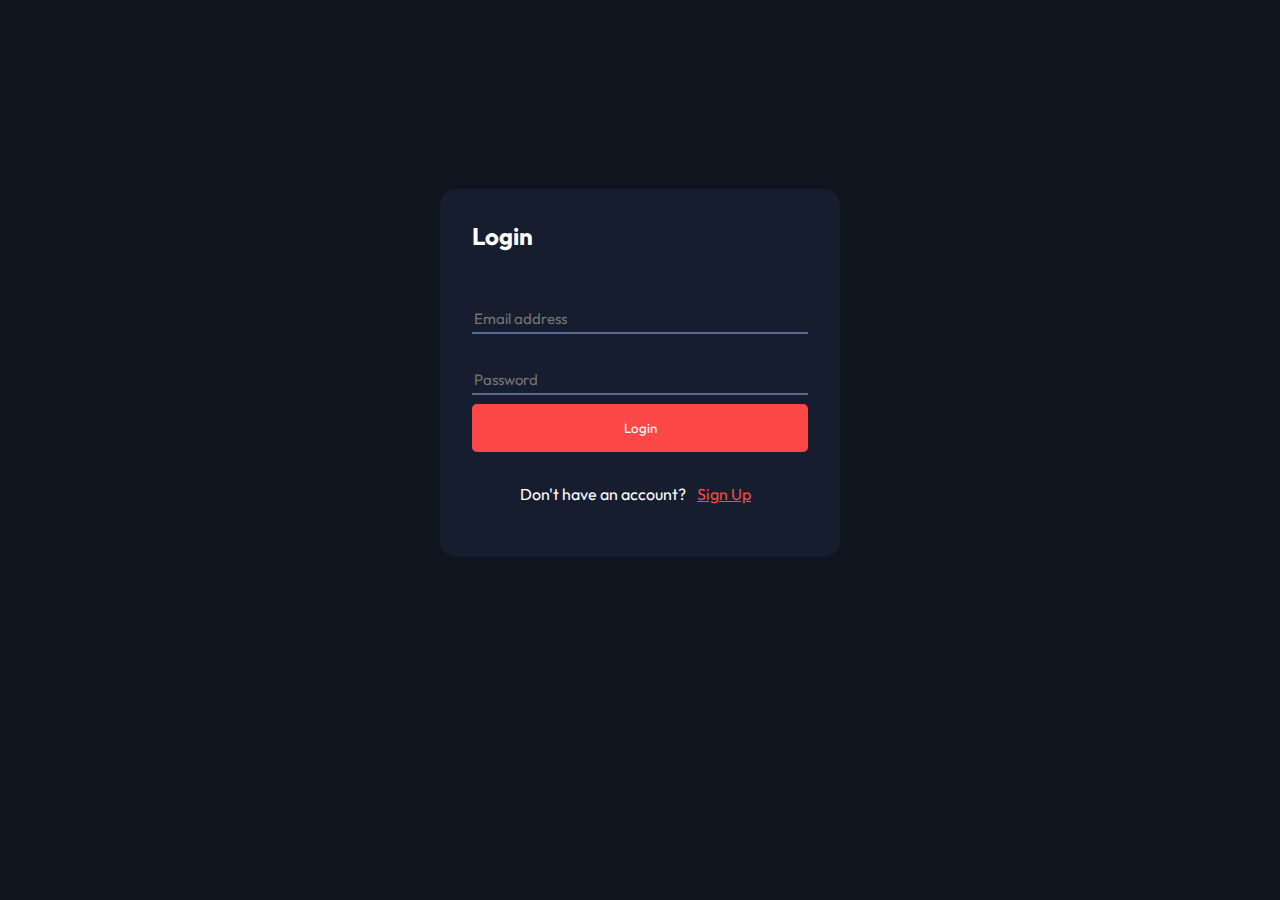
<file: src/index.html>
<!DOCTYPE html>
<html lang="en">
  <head>
    <meta charset="UTF-8" />
    <meta http-equiv="X-UA-Compatible" content="IE=edge" />
    <meta name="viewport" content="width=device-width, initial-scale=1.0" />
    <title>Login Form</title>
    <link rel="stylesheet" href="style.css" />
    <link rel="stylesheet" href="liteMode.css" />
    <link rel="icon" type="image/png" sizes="32x32" href="assets/favicon-32x32.png"/>
  </head>

  <body>
    <div class="switch-mode">
      <div class="light-dark"></div>
    </div>

    <div class="container">
      <form id="form2-login" class="login-form">
        <h2>Login</h2>
        <div class="input-control">
          <input
            id="email"
            name="email"
            type="text"
            placeholder="Email address"
          />
          <div class="errorMessage"></div>
        </div>

        <div class="input-control">
          <input
            id="password"
            name="password"
            type="password"
            placeholder="Password"
          />
          <div class="errorNessage"></div>
        </div>

        <button type="submit">Login</button>

        <div class="text">
          <p>Don't have an account? <a href="signup.html">Sign Up</a></p>
        </div>
      </form>
    </div>

    <script src="https://smtpjs.com/v3/smtp.js"></script>
    <script src="login.js"></script>
  </body>
</html>
</file>
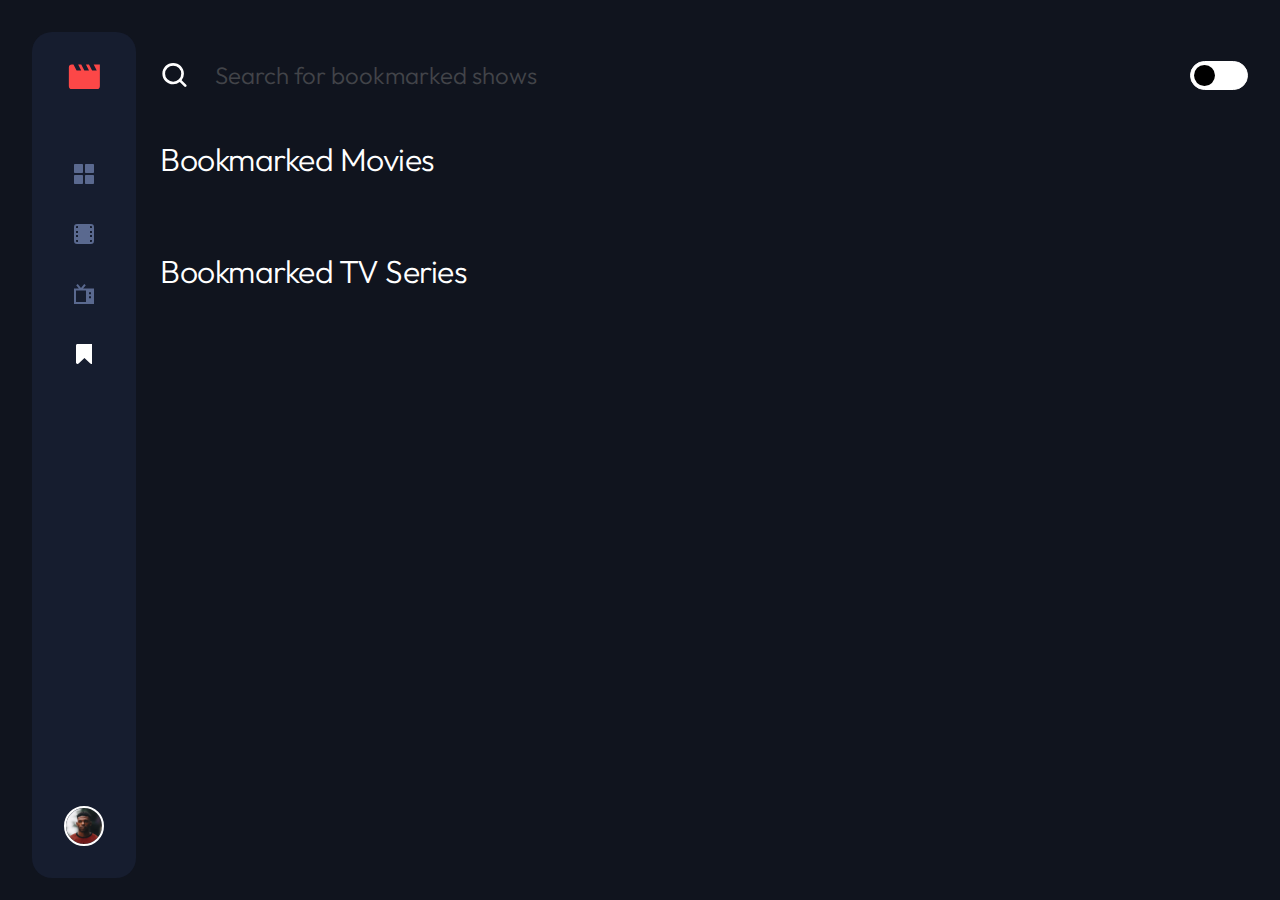
<file: src/bookmarked.html>
<!DOCTYPE html>
<html lang="en">
  <head>
    <meta charset="UTF-8" />
    <meta name="viewport" content="width=device-width, initial-scale=1.0" />

    <link
      rel="icon"
      type="image/png"
      sizes="32x32"
      href="./assets/favicon-32x32.png"
    />
    <link rel="stylesheet" href="nav.css" />
    <link rel="stylesheet" href="index.css" />
    <link rel="stylesheet" href="searchbar.css" />
    <link rel="stylesheet" href="lightMode.css" />
    <link rel="stylesheet" href="modal.css">
    <!-- <script src="protectedRoute.js"></script> -->

    <title>Entertainment web app</title>
  </head>
  <body>
    
      <nav>
        <div class="logo"></div>
        <div class="links">
          <a class="home" href="home.html"></a>
          <a class="movies" href="movies.html"></a>
          <a class="tv-series" href="series.html"></a>
          <a class="bookmarks" href="bookmarked.html"></a>
        </div>
        <div class="user-avatar">
          <a href="index.html"></a>
        </div>
      </nav>

      <!-- Search bar and light mode toggle icon -->
        <header>
          <form>
            <div class="search-icon"></div>
            <input type="search" placeholder="Search for bookmarked shows" />
              <div class="switch-mode">
                <div class="light-dark"></div>
              </div>
          </form>
        </header>

        <!-- Bookmarks -->
        <section>
        <div class="movies-section">
          <h1>Bookmarked Movies</h1>
          <div class="container" id="bookmarked-movies"></div>
        </div>

        <div class="series-section">
          <h1>Bookmarked TV Series</h1>
          <div class="container" id="bookmarked-series"></div>
        </div>
      </section>
      
    <div class="logoutModal">
      <div class="content">
        <div class="question">Are you sure you want to sign out?</div>
      <div class="opt one">Cancel</div>
      <a href="index.html" class="opt two">Sign out</a>
      </div>
    </div>
    
    <script>
    </script>
    <!-- <script src="searchbar.js"></script> -->
    <script src="BookmarkPage.js"></script>
    <script src="globalEvents.js"></script>
    <script src="bookmarked.js"></script>
    <script src="searchbar.js"></script>
    <script src="lightMode.js"></script>
    <script src="searchbar.js"></script>
    <!-- <script src="protectedRoute.js"></script> -->
  </body>
</html>
</file>
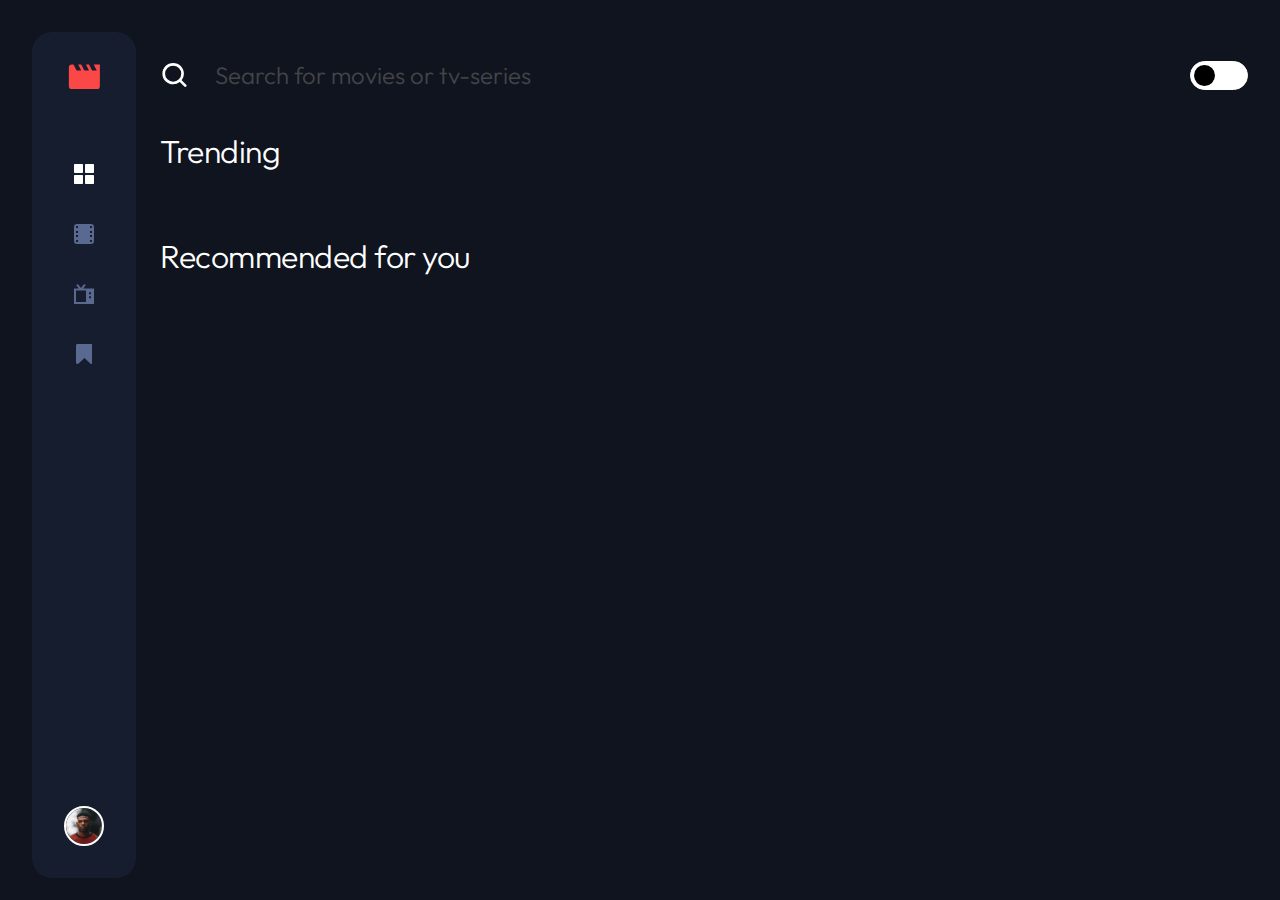
<file: src/home.html>
<!DOCTYPE html>
<html lang="en">
  <head>
    <meta charset="UTF-8" />
    <meta name="viewport" content="width=device-width, initial-scale=1.0" />

    <link
      rel="icon"
      type="image/png"
      sizes="32x32"
      href="./assets/favicon-32x32.png"
    />
    <link rel="stylesheet" href="nav.css" />
    <link rel="stylesheet" href="index.css" />
    <link rel="stylesheet" href="trending.css">
    <link rel="stylesheet" href="searchbar.css" />
    <link rel="stylesheet" href="lightMode.css" />
    <link rel="stylesheet" href="modal.css" />
    <title></title>
  </head>
      <nav>
        <div class="logo"></div>
        <div class="links">
          <a class="home" href="home.html"></a>
          <a class="movies" href="movies.html"></a>
          <a class="tv-series" href="series.html"></a>
          <a class="bookmarks" href="bookmarked.html"></a>
        </div>
        <div class="user-avatar"></div>
      </nav>

    <header>
      <!-- Search bar and toggle icon for light mode -->
      <form class="search_form">
        <div class="search-icon"></div>
        <input type="search" placeholder="Search for movies or tv-series" />
        <div class="switch-mode">
          <div class="light-dark"></div>
        </div>
      </form>

      <!-- Trending Shows -->
      <div class="trending">
        <h1>Trending</h1>
        <div class="trending-items"></div>
    </div>
    </header>

    <!-- Regular Shows -->
      <section>
        <div class="options-container">
        <h1>Recommended for you</h1>
        <div class="container" id="all-items">
        </div>
      </div>
      </section>
    <div class="logoutModal">
      <div class="content">
        <div class="question">Are you sure you want to sign out?</div>
        <div class="opt one">Cancel</div>
        <a href="index.html" class="opt two">Sign out</a>
      </div>
    </div>
    <script src="storage.js"></script>
    <script src="index.js"></script>
    <script src="globalEvents.js"></script>
    <script src="lightMode.js"></script>
    <script src="bookmarked.js"></script>
    <script src="searchbar.js"></script>
  </body>
</html>
</file>
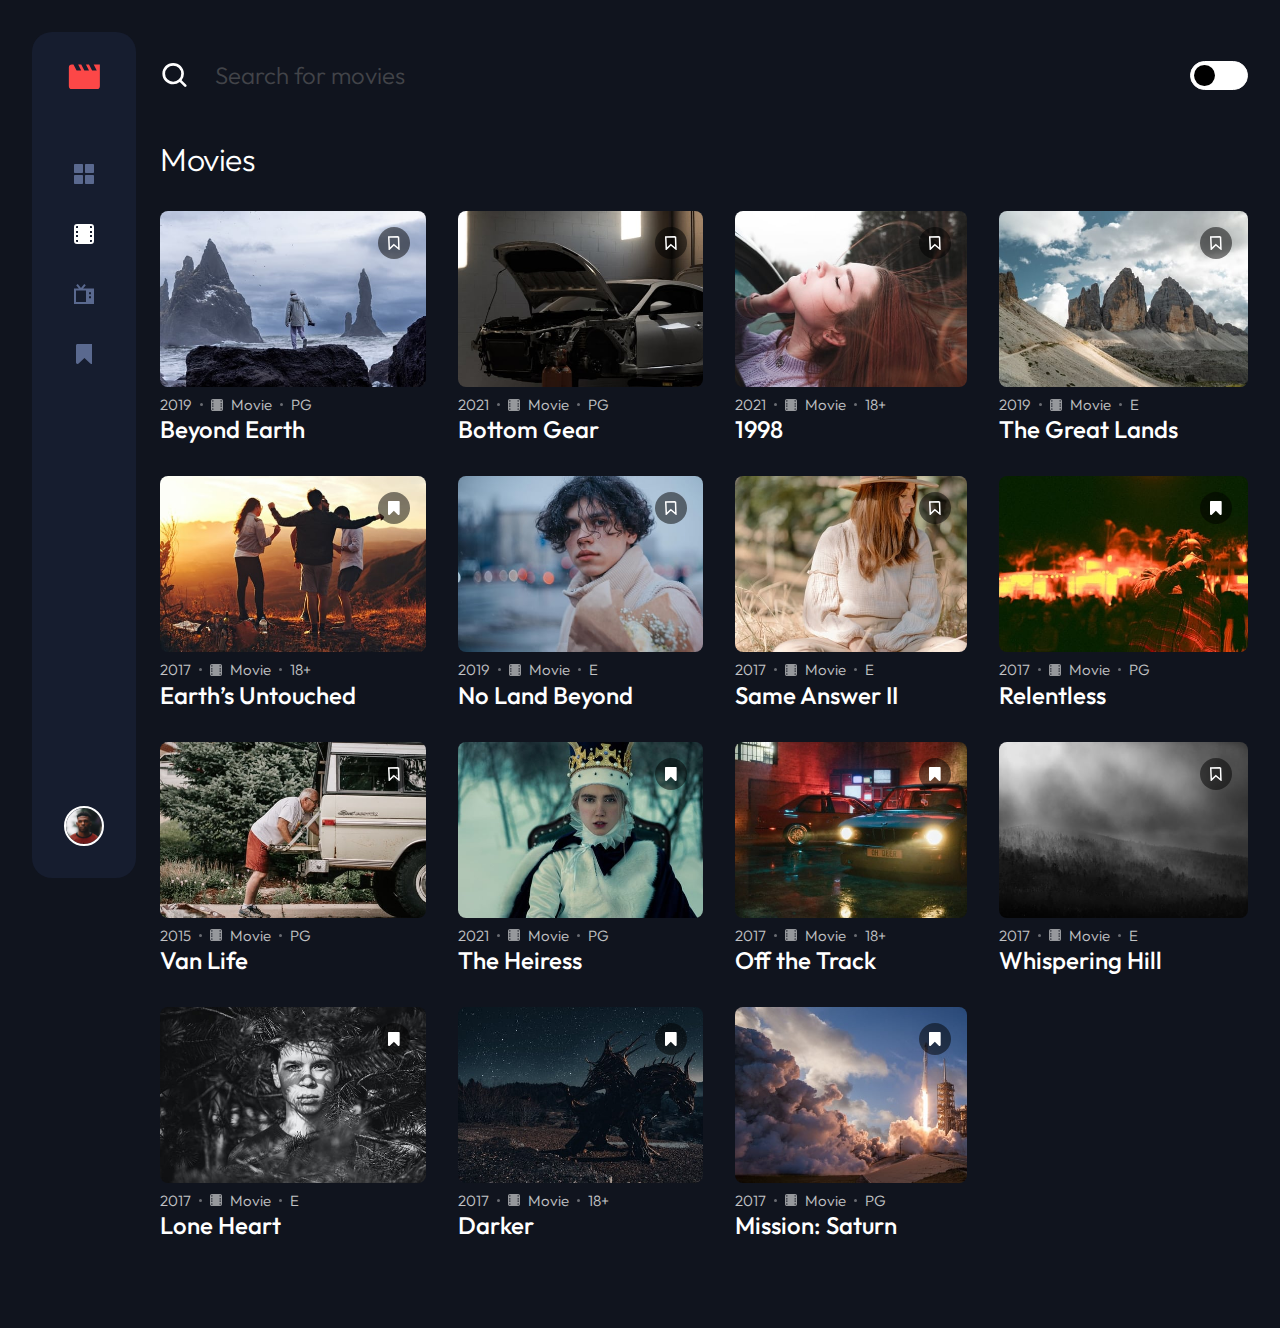
<file: src/movies.html>
<!DOCTYPE html>
<html lang="en">
  <head>
    <meta charset="UTF-8" />
    <meta name="viewport" content="width=device-width, initial-scale=1.0" />

    <link
      rel="icon"
      type="image/png"
      sizes="32x32"
      href="assets/favicon-32x32.png"
    />
    <link rel="stylesheet" href="nav.css" />
    <link rel="stylesheet" href="searchbar.css" />
    <link rel="stylesheet" href="index.css">
    <!-- <link rel="stylesheet" href="movies.css" /> -->
    <link rel="stylesheet" href="lightMode.css" />
    <link rel="stylesheet" href="modal.css">

    <title>Entertainment web app</title>
  </head>
  <body>
      <nav>
        <div class="logo"></div>
        <div class="links">
            <a class="home" href="home.html"></a>
            <a class="movies" href="movies.html"></a>
            <a class="tv-series" href="series.html"></a>
            <a class="bookmarks" href="bookmarked.html"></a>
        </div>
        <div class="user-avatar">
          <a href="index.html"></a>
        </div>
      </nav>

        <header>
          <form>
            <div class="search-icon"></div>
            <input type="search"  placeholder="Search for movies " />
            <div class="switch-mode">
              <div class="light-dark"></div>
            </div>
          </form>
        </header>

        <section>
          <div class="moviesContainer">
            <h1>Movies</h1>
            <div class="container" id="movies-items"></div>
          </div>
        </section>

    <div class="logoutModal">
      <div class="content">
        <div class="question">Are you sure you want to sign out?</div>
      <div class="opt one">Cancel</div>
      <a href="index.html" class="opt two">Sign out</a>
      </div>
    </div>

    <!-- Display movies -->


    <!-- <script type="module" src="index.js"></script> -->
    <!-- <script src="script.js"></script> -->
    <script src="movies.js"></script>
    <script src="globalEvents.js"></script>
    <script src="lightMode.js"></script>
    <script src="bookmarked.js"></script>
    <script src="searchbar.js"></script>
    <!-- <script src="protectedRoute.js"></script> -->
    <!-- <script src="./Search.js/search3.js"></script> -->
  </body>
</html>
</file>
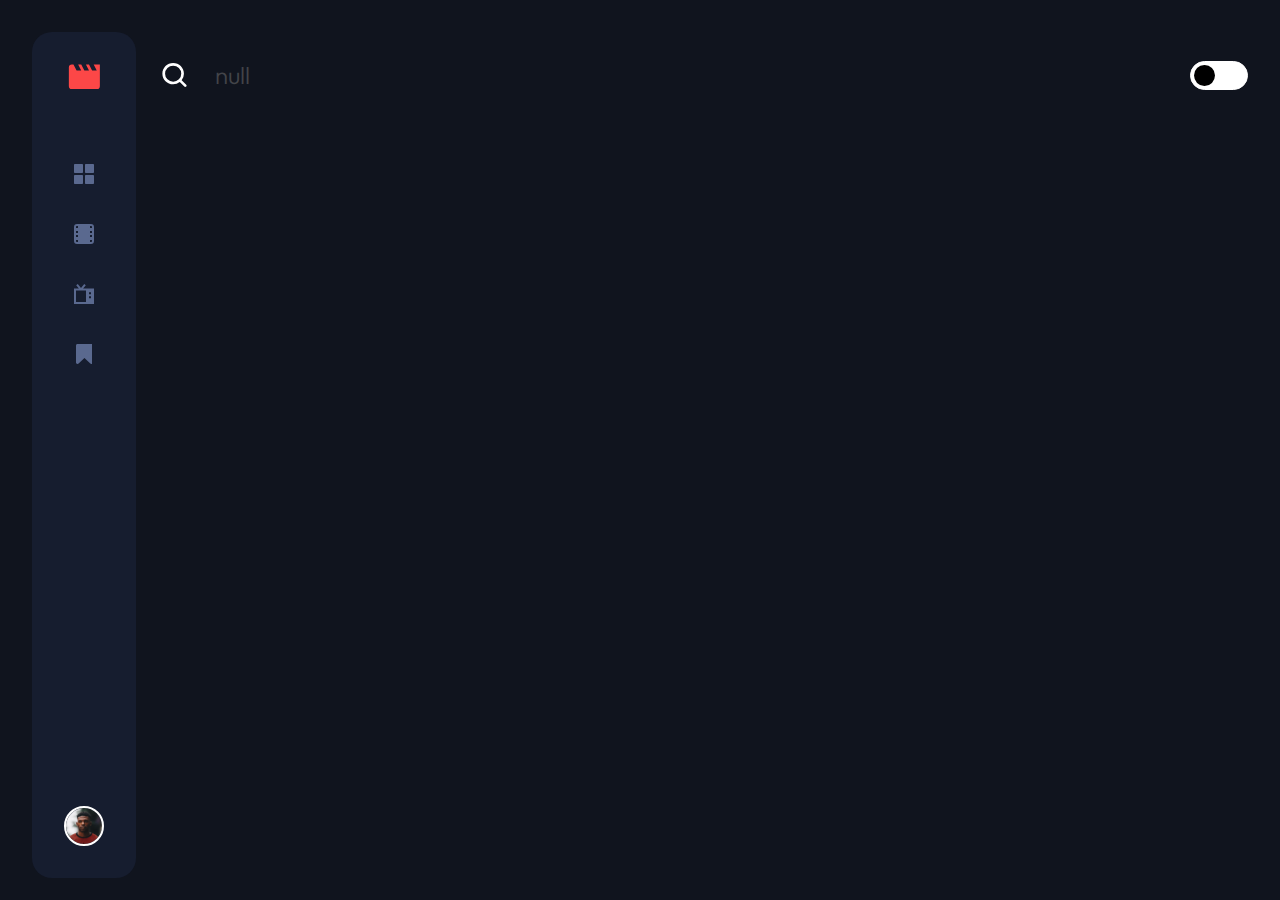
<file: src/searchResults.html>
<!DOCTYPE html>
<html lang="en">
  <head>
    <meta charset="UTF-8" />
    <meta name="viewport" content="width=device-width, initial-scale=1.0" />

    <link
      rel="icon"
      type="image/png"
      sizes="32x32"
      href="./assets/favicon-32x32.png"
    />
    <link rel="stylesheet" href="nav.css" />
    <link rel="stylesheet" href="index.css" />
    <link rel="stylesheet" href="searchbar.css" />
    <link rel="stylesheet" href="lightMode.css" />
    <link rel="stylesheet" href="modal.css">
    
    <title>Entertainment web app</title>
  </head>
  <body>
      <nav>
        <div class="logo"></div>
        <div class="links">
          <a class="home" href="home.html"></a>
          <a class="movies" href="movies.html"></a>
          <a class="tv-series" href="series.html"></a>
          <a class="bookmarks" href="bookmarked.html"></a>
        </div>
        <div class="user-avatar">
          <a href="login.html"></a>
        </div>
      </nav>

      <!-- Search bar and light mode toggle icon -->
        <header>
          <form>
            <div class="search-icon"></div>
            <input type="search" placeholder="" />
              <div class="switch-mode">
                <div class="light-dark"></div>
              </div>
          </form>
          </header>

          <section>
            <div class="results-container">
              <h1 id="number"></h1>
          <div class="container" id="results"></div>
            </div>
          </section>

    <div class="logoutModal">
      <div class="content">
        <div class="question">Are you sure you want to sign out?</div>
      <div class="opt one">Cancel</div>
      <a href="index.html" class="opt two">Sign out</a>
      </div>
    </div>
    
    <script>
    </script>
    <script src="searchPage.js"></script>
    <script src="globalEvents.js"></script>
    <script src="bookmarked.js"></script>
    <script src="searchbar.js"></script>
    <script src="lightMode.js"></script>
  </body>
</html>
</file>
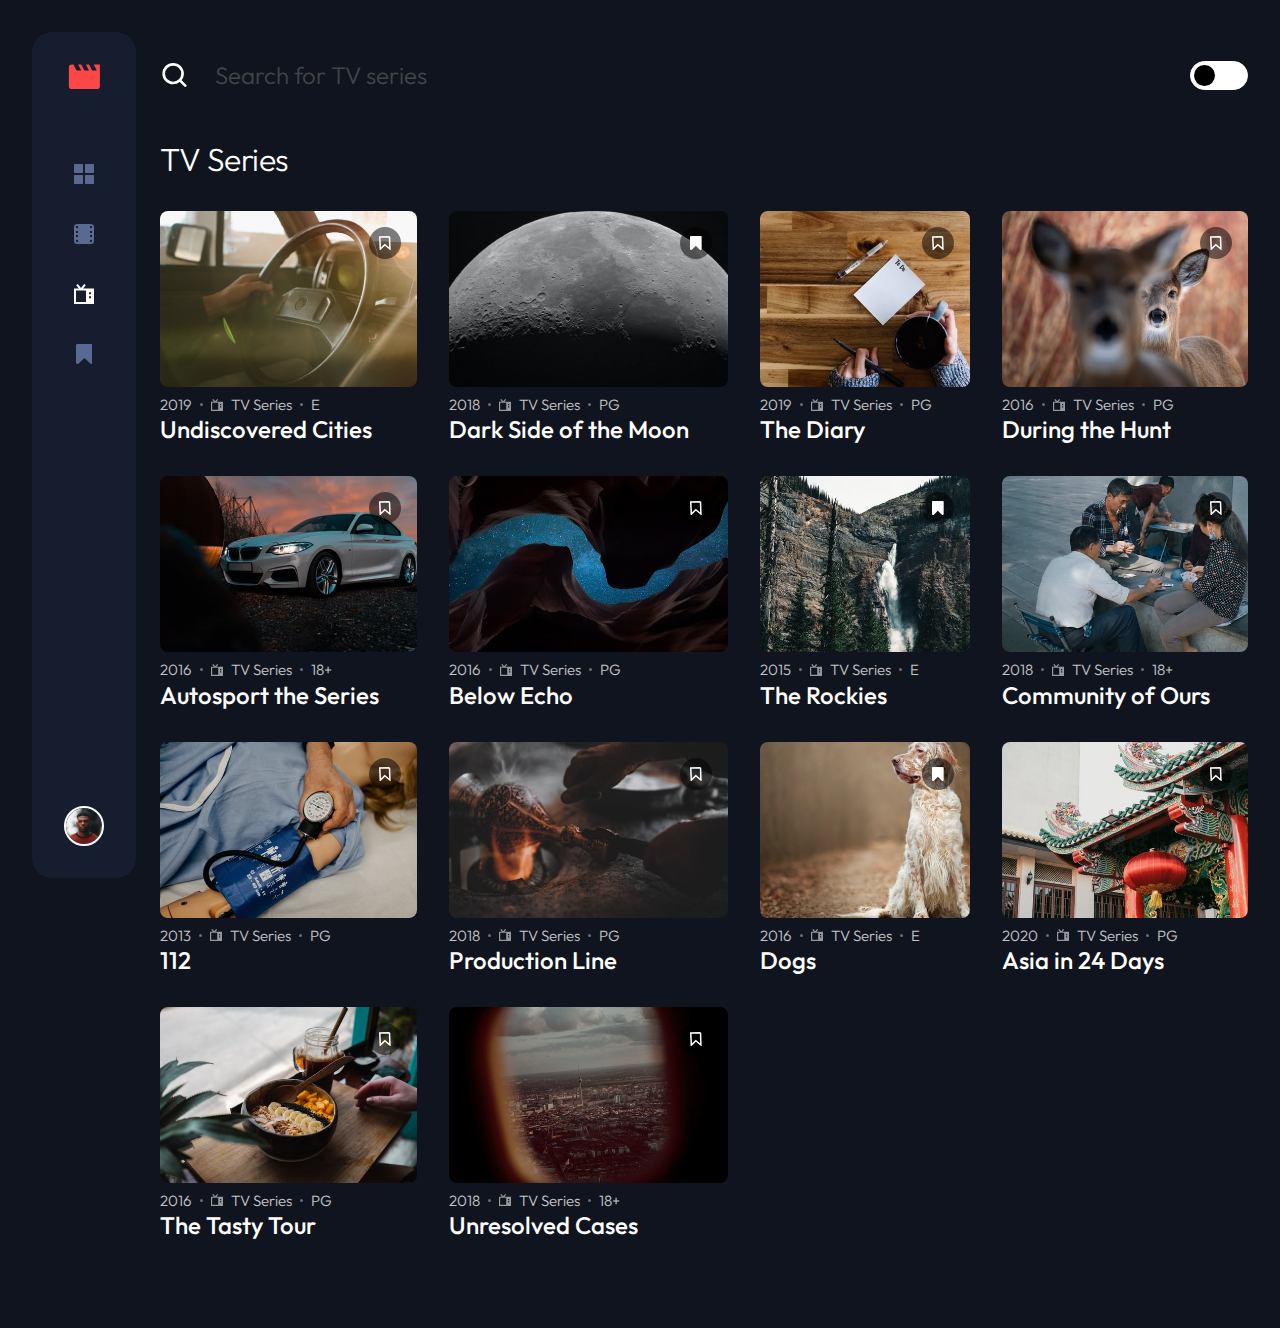
<file: src/series.html>
<!DOCTYPE html>
<html lang="en">
  <head>
    <meta charset="UTF-8" />
    <meta http-equiv="X-UA-Compatible" content="IE=edge" />
    <meta name="viewport" content="width=device-width, initial-scale=1.0" />

    <link
      rel="icon"
      type="image/png"
      sizes="32x32"
      href="./assets/favicon-32x32.png"
    />
    <link rel="stylesheet" href="index.css" />
    <link rel="stylesheet" href="nav.css" />
    <link rel="stylesheet" href="searchbar.css" />
    <link rel="stylesheet" href="lightMode.css" />
    <link rel="stylesheet" href="modal.css">

    <title>Entertainment web app</title>
  </head>
  <body>
      <nav>
        <div class="logo"></div>
        <div class="links">
          <a class="home" href="home.html"></a>
          <a class="movies" href="./movies.html"></a>
          <a class="tv-series" href="./series.html"></a>
          <a class="bookmarks" href="./bookmarked.html"></a>
        </div>
        <div class="user-avatar">
          <a href="login.html"></a>
        </div>
      </nav>
      <!-- Search bar and loght mode toggle icon -->
        <header>
          <form>
            <div class="search-icon"></div>
            <input type="search" placeholder="Search for TV series" />
            <div class="switch-mode">
              <div class="light-dark"></div>
            </div>
          </form>
        </header>

        <!-- Series -->
        <section>
          <div class="series">
            <h1>TV Series</h1>
            <div class="container" id="series-items"></div>
          </div>
        </section>

    <div class="logoutModal">
      <div class="content">
        <div class="question">Are you sure you want to sign out?</div>
      <div class="opt one">Cancel</div>
      <a href="index.html" class="opt two">Sign out</a>
      </div>
    </div>
  
  <script src="series.js"></script>
  <script src="globalEvents.js"></script>
  <script src="lightMode.js"></script>
  <script src="bookmarked.js"></script>
  <script src="searchbar.js"></script>
  <!-- <script src="protectedRoute.js"></script> -->
  <!-- <script src="script.js"></script> -->
  <!-- <script src="./Search.js/search4.js"></script> -->
</body>
</html>
</file>
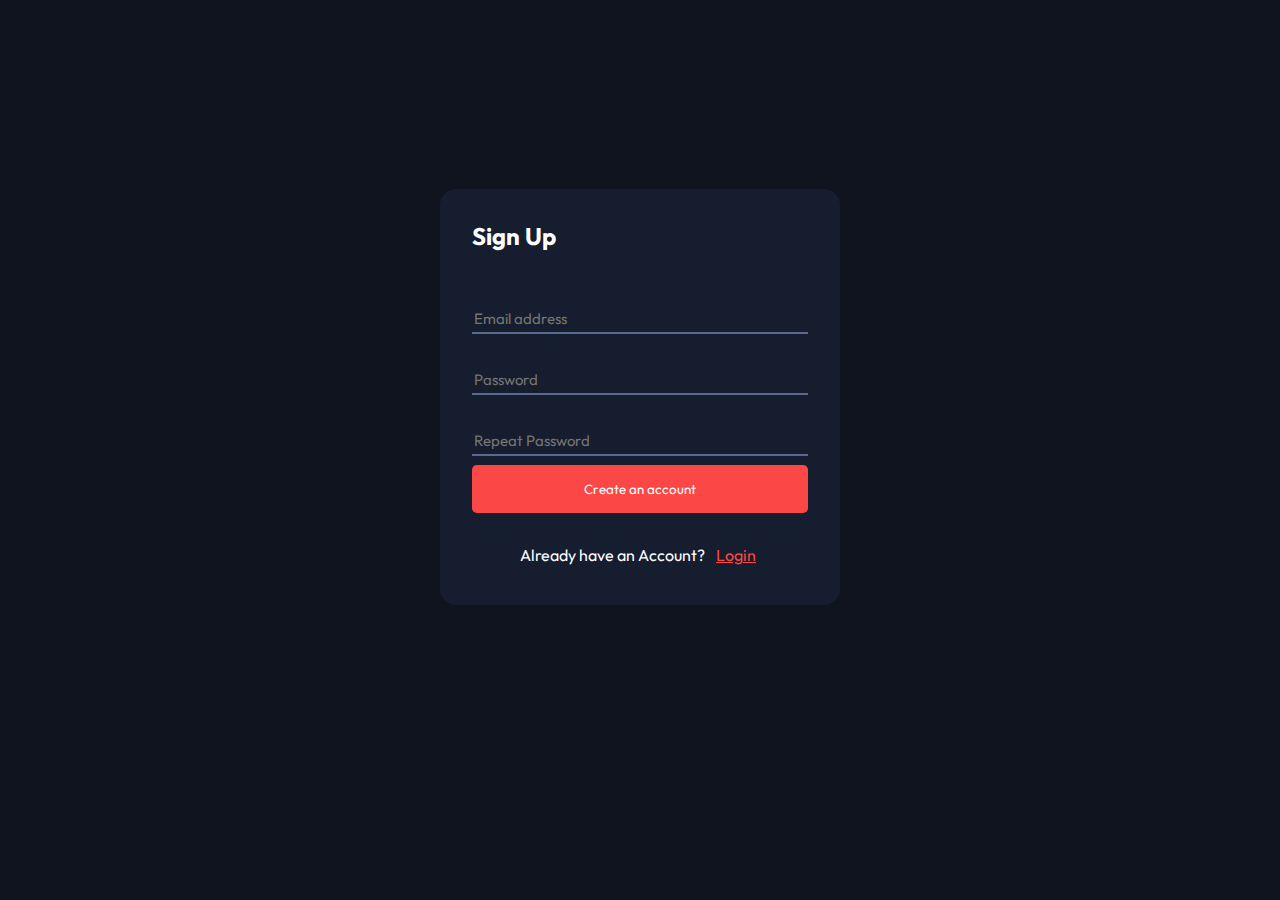
<file: src/signup.html>
<!DOCTYPE html>
<html lang="en">
  <head>
    <meta charset="UTF-8" />
    <meta http-equiv="X-UA-Compatible" content="IE=edge" />
    <meta name="viewport" content="width=device-width, initial-scale=1.0" />
    <title>Sign In Form</title>
    <link
      rel="icon"
      type="image/png"
      sizes="32x32"
      href="./assets/favicon-32x32.png"
    />
    <link rel="stylesheet" href="style.css" />
    <link rel="stylesheet" href="lightMode.css" />
  </head>

  <body>
    <div class="switch-mode">
      <div class="light-dark"></div>
    </div>
    <div class="container">
      <form id="form" class="login-form signup-form">
        <h2>Sign Up</h2>
        <div class="input-control">
          <input
            id="email"
            name="email"
            type="text"
            placeholder="Email address"
          />
          <div class="errorMessage"></div>
        </div>

        <div class="input-control">
          <input
            id="password"
            name="password"
            type="password"
            placeholder="Password"
          />
          <div class="errorMessage"></div>
        </div>

        <div class="input-control">
          <input
            id="password2"
            name="password2"
            type="password"
            placeholder="Repeat Password"
          />
          <div class="errorMessage"></div>
        </div>
        <button type="submit">Create an account</button>
        <div class="text">
          <p>Already have an Account? <a href="./index.html">Login</a></p>
        </div>
        <!-- <p id="message">Confirmation email sent</p> -->
      </form>
    </div>

   
    <script src="https://smtpjs.com/v3/smtp.js"></script>
    <script defer src="./signup.js"></script>
  </body>
</html>
</file>
<file: src/style.css>
@import url('https://fonts.googleapis.com/css2?family=Fraunces:opsz,wght@9..144,400;9..144,500;9..144,600;9..144,700;9..144,800;9..144,900&family=Outfit:wght@300&family=Poppins:wght@300;400;500;600;700&display=swap');

* {
  margin: 0;
  border: 0;
  box-sizing: border-box;
  outline: none;
}

:root {
    --color--semi-blue-black: #161d2f;
    --color--dark-blue: #10141E;
  --color--red: #fc4747;
  --color--white: #ffffff;
  --color--gray: #5a698f;

  --font-outfit-light: 'Outfit', sans-serif;
}

body {
    background: var(--color--dark-blue);
    font-family: var(--font-outfit-light);
    overflow: hidden;
    position: relative;
}
/* 
input[type=password]:focus{
    border-bottom: 1px solid #5A698F;
    color: #ffffff;
    opacity: 1;
    background: transparent;
} */

.switch-mode{
    visibility: hidden;
}

.container .login-form {
    width: 25rem;
    height: 23rem;
    border-radius: 1rem;
    background: var(--color--semi-blue-black);
    margin: 10rem auto;
}

.container .signup-form {
    width: 25rem;
    height: 26rem;
    border-radius: 1rem;
    background: var(--color--semi-blue-black);
    margin: 10rem auto;
}

.login-form h2 {
    color: var(--color--white);
    font-family: var(--font-outfit-light);
    padding: 2rem 2rem;
}

.login-form input {
    width: 21rem;
    height: 1.7rem;
    color: var(--color--white);
    font-family: var(--font-outfit-light);
    margin: 0 0 2rem 2rem;
    outline: none;
    background: none;
    border-bottom: 2px solid var(--color--gray)
}

.login-form button {
    width: 21rem;
    height: 3rem;
    border-radius: 0.3rem;
    margin: 0 2rem 2rem;
    color: var(--color--white);
    background: var(--color--red);
    font-family: var(--font-outfit-light);
    cursor: pointer;
}

.login-form p {
    color: var(--color--white);
    font-family: var(--font-outfit-light);
}

.login-form .text {
    padding: 0 0 5rem 5rem;
}

.login-form a {
    font-family: var(--font-outfit-light);
    color: var(--color--red);
    margin-left: 0.5rem;
}

.input-control {
    display: flex;
    flex-direction: row;
    height: 2.3rem;
    margin-top: 1.5rem;
    /* position: absolute; */
}

input:focus {
    outline: 0;
}

.input-control.success input {
    border-color: var(--color--white);
}

::placeholder {
    font-size: 15px;
}

.input-control.error {
    color: var(--color--red);
    font-family: var(--font-outfit-light);
    /* border: 2px solid white; */
    font-size: 13px;
    position: relative;
}

.input-control .errorMessage{
    position: absolute;
    right: 3rem;
    bottom: 0.7rem;
}
</file>
<file: src/liteMode.css>
body.light{
    background: #FFFFFF;
    color: #10141E;
    transition: 1s;
}

.search.lightmode{
    filter: brightness(0) saturate(100%) invert(5%) sepia(7%) saturate(4212%) hue-rotate(185deg) brightness(95%) contrast(93%);
    transition: 1s;
}

.switch-mode{
    width: 4rem;
    height: 1.8rem;
    border: 1px solid white;
    background: #ffffff;
    border-radius: 1rem;
    padding: 0 0.2rem;
    position: relative;
    display: flex;
    align-items: center;
    cursor: pointer;
    transition: 1s;
}

.switch-mode.light{
    background: #10141E;
    transition: 1s;
    
}

.switch-mode .light-dark{
    height: 1.3rem;
    width: 1.3rem;
    border-radius: 50%;
    background: black;
    transition: 1s;
}

.light-dark.triggered{
    background-color: #ffffff;
    transition: 1s;
    margin-left: 1.85rem;
}

.overlay{
    position: absolute;
    height: 11rem;
    width: 17.5rem;
    top: 0;
    z-index: 1;
    border-radius: .5rem;
    cursor: pointer;
    transition: 1s;
}

.overlay.dark{
    background: rgba(0, 0, 0, 0.5);
    transition: 0.5s;
}

.category{
    height: 0.75rem;
    width: 0.75rem;
    margin-right: .5rem;
}

.category.light-colour{
    filter: brightness(0) saturate(100%) invert(5%) sepia(8%) saturate(4816%) hue-rotate(187deg) brightness(90%) contrast(92%);
}

.bookmark-btn .choice{
    stroke:#10141E;
    transition: 0.3s;
}

.bookmark-btn .keep{
    stroke: #FFFFFF;
    fill: #FFFFFF;
    transition: 0.3s;
}

@media screen and (max-width: 820px) {
    .overlay{
        height: 8.75rem;
        width: 13.75rem;
    }
}

@media screen and (max-width: 440px) {
    .overlay{
        width: 10.5rem;
        height: 6.875rem;
    }
}
</file>
<file: src/nav.css>
nav{
    height: 94vh;
    width: auto;
    background: #161D2F;
    border-radius: 20px;
    padding: 2rem;
    /* border: 1px solid white; */
    display: flex;
    flex-direction: column;
    align-items: center;
    transition: 1s;
    position: fixed;
    z-index: 30;
}


nav.light{
    background: #FFFFFF;
    transition: 1s;
    /* border: 2px solid #161D2F; */
}

nav .logo{
    /* border: 1px solid white; */
    background: url('./assets/logo.svg');
    width: 2rem;
    height: 1.56rem;
    background-size: cover;
    margin-bottom: 4.7rem;
}

nav .links{
    /* border: 1px solid white; */
    list-style: none;
    height: 12.5rem;
    display: flex;
    flex-direction: column;
    align-items: center;
    justify-content: space-between;
    padding: 0;
}

nav .links a{
    /* border: 1px solid white; */
    width: 1.25rem;
    height: 1.25rem;
}

nav .links a.lightlinks{
    filter: brightness(0) saturate(100%) invert(5%) sepia(8%) saturate(4816%) hue-rotate(187deg) brightness(90%) contrast(92%);
}

.active{
    filter: brightness(0) saturate(100%) invert(100%) sepia(100%) saturate(1%) hue-rotate(37deg) brightness(107%) contrast(101%);
}

nav .links .home{
    background: url('./assets/icon-nav-home.svg');
    background-size: cover;
}

nav .links .tv-series{
    background: url('./assets/icon-nav-tv-series.svg');
    background-size: cover;
}

nav .links .movies{
    background: url('./assets/icon-nav-movies.svg');
    background-size: cover;
}

nav .links .bookmarks{
    background: url('./assets/icon-nav-bookmark.svg');
    width: 1rem;
    background-size: cover;
}

nav .links a:hover{
    filter: brightness(0) saturate(100%) invert(59%) sepia(78%) saturate(5955%) hue-rotate(335deg) brightness(104%) contrast(102%);
    }

nav .user-avatar{
    border: 2px solid white;
    margin-top: auto;
    width: 2.5rem;
    height: 2.5rem;
    border-radius: 50%;
    background: url('./assets/image-avatar.png');
    background-size: cover;
    cursor: pointer;
}

.user-avatar.border{
    border: 2px solid #161D2F;
    transition: 1s;
}

/* nav .user-avatar a{
    display: block;
    width: 100%;
    height: 100%;
} */

@media screen and (max-width: 820px) {
    nav{
        height: auto;
        /* background: #161D2F;
        border-radius: 20px; */
        padding: 1.25rem;
        margin: 0 1.5rem;
        /* border: 1px solid white; */
        display: flex;
        position: static;
        flex-direction: row;
        justify-content: space-between;
        align-items: center;
    
    }
    
    nav .logo{
        /* border: 1px solid white; */
        background: url('./assets/logo.svg');
        width: 2rem;
        height: 1.56rem;
        background-size: cover;
        margin-bottom: 0;
    }
    
    nav .links{
        /* border: 1px solid white; */
        list-style: none;
        height: auto;
        display: flex;
        flex-direction: row;
        align-items: center;
        justify-content: space-between;
        padding: 0;
        width: 29%;
    }
    
    nav .links a{
        /* border: 1px solid white; */
        width: 1.25rem;
        height: 1.25rem;
    }
    
    .active{
        filter: brightness(0) saturate(100%) invert(100%) sepia(100%) saturate(1%) hue-rotate(37deg) brightness(107%) contrast(101%);
    }
    
    nav .links .home{
        background: url('./assets/icon-nav-home.svg');
        background-size: cover;
    }
    
    nav .links .tv-series{
        background: url('./assets/icon-nav-tv-series.svg');
        background-size: cover;
    }
    
    nav .links .movies{
        background: url('./assets/icon-nav-movies.svg');
        background-size: cover;
    }
    
    nav .links .bookmarks{
        background: url('./assets/icon-nav-bookmark.svg');
        width: 1.05rem;
        background-size: cover;
    }
    
    nav .links a:hover{
        filter: brightness(0) saturate(100%) invert(59%) sepia(78%) saturate(5955%) hue-rotate(335deg) brightness(104%) contrast(102%);
        }
    
    
    nav .user-avatar{
        border: 1px solid white;
        margin-top: 0;
        width: 2rem;
        height: 2rem;
        border-radius: 50%;
        background: url('./assets/image-avatar.png');
        background-size: cover;
    }
    
}

@media screen and (max-width: 480px){
    nav{
        padding: 1.25rem;
        margin: 0;
        border-radius: 0;
        /* border: 1px solid white; */
    }
    
    nav .logo{
        /* border: 1px solid white; */
        width: 1.5rem;
        height: 1.25rem;
    }
    
    nav .links{
        /* border: 1px solid white; */
        width: 40%;
    }
    
    nav .links a{
        /* border: 1px solid white; */
        width: 1rem;
        height: 1rem;
    }
    
    nav .links .bookmarks{
        width: 0.83rem;
    }
    
    nav .user-avatar{
        border: 1px solid white;
        width: 1.5rem;
        height: 1.5rem;
    }
}
</file>
<file: src/index.css>
@import url('https://fonts.googleapis.com/css2?family=Outfit:wght@300&display=swap');

*{
    box-sizing: border-box;
    margin: 0;
    font-family: 'Outfit', sans-serif;
}

body{
    /* width: 100%; */
    background: #10141E;
    color: #FFFFFF;
    padding: 2rem 0rem 3rem 2rem;
    width: auto;
    /* transition: 1s; */
}

header{
    /* border: 1px solid white; */
    /* width: 93%; */
    padding: 1.2rem 0 0 8rem;
    margin-bottom: 2.5rem;
    /* position: relative; */
    right: 0;
}

::-webkit-scrollbar {
    display: none;
    }

    .about{
        display: flex;
        align-items: center;
        font-weight: 300;
        font-size: 0.94rem;
        line-height: 1.2rem;
        opacity: 0.75;
        color: #FFFFFF;
    }
    
    .about.light-text{
        color: #10141E;
    }
    
    .about .oval{
        height: 3px;
        width: 3px;
        border-radius: 50%;
        margin: 0 .5rem;
        background: #FFFFFF;
        opacity: 0.5;
    }
    
    .oval.light-theme{
        background: #10141E;
    }
    
.play{
    position: absolute;
    display: none;
    color: #FFFFFF;
    z-index: 3;
    top: 5.6rem;
    left: 30%;
    width: 7rem;
    height: 3rem;
    display: flex;
    justify-content: space-between;
    padding: 8px;
    align-items: center;
    background: rgba(255, 255, 255, 0.25) ;
    border-radius: 28.5px;
    opacity: 0;
    transition: 0.6s;
    cursor: pointer;
} 

 .play.show{
    opacity: 1;
    transition: 0.6s;
    justify-content: space-between;
}

.play-btn{
    background: url('./assets/icon-play.svg')no-repeat;
    width: 2.5rem;
    height: 3rem;
    margin-right: 1.2rem;
    z-index: 5;
    background-position: center;
}

.play p{
    font-weight: 500;
    font-size: 18px;
    line-height: 23px;
    position: absolute;
    left: 50%;
    color: #FFFFFF;
    margin-left: .7rem; 
}

section{
    /* border: 1px solid; */
    padding: 0 2rem 0 8rem;
}

section .container{
    /* border: 1px solid white; */
    display: grid;
    grid-template-columns: auto auto auto auto;
    grid-gap: 2rem;
    position: relative;
    margin-bottom: 2.5rem;
    /* width: 87vw ; */
}

section h1{
    font-style: normal;
    font-weight: 300;
    font-size: 2rem;
    line-height: 2.5rem;
    letter-spacing: -0.5px;
    margin-bottom: 2rem;
}

.container .regular{
    /* border: 1px solid white; */
    width: 100%;
    position: relative; 
}

.container .regular .regular-image{
    /* border: 1px solid white; */
    z-index: 1;
    overflow: hidden;
    border-radius: 0.5rem;
}

.container .regular .play{
    position: absolute;
    top: 4rem;
    right: 30%;
}

.container .regular .large{
    height: 11rem;
    width: 100%;
}

.container .oregular.medium, .small{
    display: none;
}

.regular .about{
    /* border: 1px solid burlywood; */
    display: flex;
    margin-top: .5rem;
}

.regular .regular-info{
    position: relative;
    z-index: 5;
    display: flex;
    flex-direction: column-reverse;
}

.regular .regular-info .regular-title{
    font-style: normal;
    font-weight: 500;
    font-size: 1.5rem;
    line-height: 1.875rem;
}

.regular .bookmark-btn{
    width: 2rem;
    height: 2rem;
    position: absolute;
    top: 1rem;
    right: 1rem;
    border-radius: 50%;
    background: rgba(0, 0, 0, .5);
    display: flex;
    align-items: center;
    justify-content: center;
    cursor: pointer;
    z-index: 3;
}

.regular .bookmark-btn:hover{
    background: #FFFFFF;
}

.regular .bookmark-btn img{
    width: 0.75rem;
    height: 0.88rem;
    stroke: #fff;
    stroke-width: 1.5;
    fill: none;
}

@media screen and (max-width: 820px) {
    body{
        /* width: 100%; */
        background: #10141E;
        color: #FFFFFF;
        padding: 1.5rem 0rem 3rem 0;
        width: auto;
        /* transition: 1s; */
    }
    
    header{
        padding: 0 0 0 1.5rem;
        margin-bottom: 2.5rem;
    }

    .about{
        display: flex;
        align-items: center;
        font-weight: 300;
        font-size: 0.94rem;
        line-height: 1.2rem;
        opacity: 0.75;
        color: #FFFFFF;
    }
    
    .about.light-text{
        color: #10141E;
    }
    
    .about .oval{
        height: 3px;
        width: 3px;
        border-radius: 50%;
        margin: 0 .5rem;
        background: #FFFFFF;
        opacity: 0.5;
    }
    
    .oval.light-theme{
        background: #10141E;
    }
    
    .play{
        position: absolute;
        color: #FFFFFF;
        z-index: 3;
        top: 5.6rem;
        right: 11rem;
        width: 7.3rem;
        height: 3rem;
        display: flex;
        justify-content: space-between;
        padding: 8px;
        align-items: center;
        background: rgba(255, 255, 255, 0.25) ;
        border-radius: 28.5px;
        opacity: 0;
        transition: 0.6s;
        cursor: pointer;
    }

    .play.show{
        opacity: 1;
        transition: 0.6s;
        justify-content: space-between;
    }
    
    .play-btn{
        background: url('./assets/icon-play.svg')no-repeat;
        width: 2.5rem;
        height: 3rem;
        margin-right: 1.2rem;
        z-index: 5;
        background-position: center;
    }
    
    .play p{
        font-weight: 500;
        font-size: 18px;
        line-height: 23px;
        position: absolute;
        left: 50%;
        color: #FFFFFF;
    } 
    
    section{
        /* border: 1px solid; */
        padding: 0 1.5rem;
    }
    
    section .container{
        /* border: 1px solid white; */
        display: grid;
        grid-template-columns: auto auto auto;
        grid-gap: 1.5rem;
        position: relative;
        margin-bottom: 2rem;
    }
    
    section h1{
        font-style: normal;
        font-weight: 300;
        font-size: 2rem;
        line-height: 2.5rem;
        letter-spacing: -0.5px;
        margin-bottom: 2rem;
    }
    
    .container .regular{
        /* border: 1px solid white; */
        width: 100%;
        position: relative; 
    }
    
    .container .regular .regular-image{
        /* border: 1px solid white; */
        z-index: 1;
    }
    
    .container .regular .play{
        position: absolute;
        top: 4rem;
        right: 15%;
    }
    
    .container .regular .large,.small{
        display: none;
    }
    
    .container .regular .medium{
        display: block;
        height: 8.75rem;
    }

    .regular .about{
        /* border: 1px solid burlywood; */
        display: flex;
        font-size: 0.8rem;
        /* display: none; */
    }
    
    .regular .regular-info{
    position: relative;
    z-index: 5;
    font-size: 0.8rem;
    }
    
    .regular .regular-info .regular-title{
        font-style: normal;
        font-weight: 500;
        font-size: 1.1rem;
        line-height: 1.875rem;
    }
    
    .regular .bookmark-btn{
        width: 2rem;
        height: 2rem;
        position: absolute;
        top: 1rem;
        right: 1rem;
        border-radius: 50%;
        background: rgba(0, 0, 0, .5);
        display: flex;
        align-items: center;
        justify-content: center;
        cursor: pointer;
        z-index: 3;
    }
    
    .regular .bookmark-btn:hover{
        background: #FFFFFF;
    }
    
    .regular .bookmark-btn img{
        width: 0.75rem;
        height: 0.88rem;
        stroke: #fff;
        stroke-width: 1.5;
        fill: none;
    }
}


@media screen and (max-width: 480px) {
    body{
        padding: 0;
        /* transition: 1s; */
    }
    
    header{
        /* border: 1px solid; */
        padding: 0 0 0 1rem;
        margin-top: 1.5rem;
        margin-bottom: 0;
    }

    .about{
        display: flex;
        align-items: center;
        font-weight: 300;
        font-size: 0.75rem;
        line-height: 0.9rem;
        opacity: 0.75;
        color: #FFFFFF;
    }
    
    .about.light-text{
        color: #10141E;
    }
    

    .about .oval{
        height: 3px;
        width: 3px;
        border-radius: 50%;
        margin: 0 .5rem;
        background: #FFFFFF;
        opacity: 0.5;
    }
    
    .oval.light-theme{
        background: #10141E;
    }
    
    .play{
        position: absolute;
        color: #FFFFFF;
        z-index: 3;
        top: 5.6rem;
        right: 11rem;
        width: 7.3rem;
        height: 3rem;
        display: flex;
        justify-content: space-between;
        padding: 8px;
        align-items: center;
        background: rgba(255, 255, 255, 0.25) ;
        border-radius: 28.5px;
        opacity: 0;
        transition: 0.6s;
        cursor: pointer;
    }

    .play.show{
        opacity: 1;
        transition: 0.6s;
        justify-content: space-between;
    }
    
    .play-btn{
        background: url('./assets/icon-play.svg')no-repeat;
        width: 2.5rem;
        height: 3rem;
        margin-right: 1.2rem;
        z-index: 5;
        background-position: center;
    }
    
    .play p{
        font-weight: 500;
        font-size: 18px;
        line-height: 23px;
        position: absolute;
        left: 50%;
        color: #FFFFFF;
    } 
    
    section{
        /* border: 1px solid; */
        padding: 0 1rem;
        margin-top: 1.5rem;
    }
    
    section .container{
        /* border: 1px solid white; */
        display: grid;
        grid-template-columns: auto auto;
        grid-gap: 1rem;
        position: relative;
        margin-bottom: 2rem;
    }
    
    section h1{
        font-size: 1.25rem;
        line-height: 1.25rem;
        letter-spacing: -0.5px;
        margin-bottom: 1.5rem;
    }
    
    .container .regular{
        /* border: 1px solid white; */
        width: 100%;
        position: relative; 
    }
    
    .container .regular .regular-image{
        /* border: 1px solid white; */
        z-index: 1;
    }
    
    .container .regular .play{
        position: absolute;
        top: 4rem;
        right: 15%;
    }
    
    .container .regular .large,.small{
        display: none;
    }
    
    .container .regular .medium{
        display: block;
        height: 8.75rem;
    }

    .regular .about{
        /* border: 1px solid burlywood; */
        display: flex;
        font-size: 0.8rem;
        /* display: none; */
    }
    
    .regular .regular-info{
    position: relative;
    z-index: 5;
    font-size: 0.8rem;
    }
    
    .regular .regular-info .regular-title{
        font-style: normal;
        font-weight: 500;
        font-size: 1.1rem;
        line-height: 1.875rem;
    }
    
    .regular .bookmark-btn{
        width: 2rem;
        height: 2rem;
        position: absolute;
        top: 0.5rem;
        right: 0.5rem;
        border-radius: 50%;
        background: rgba(0, 0, 0, .5);
        display: flex;
        align-items: center;
        justify-content: center;
        cursor: pointer;
        z-index: 3;
    }
    
    .regular .bookmark-btn:hover{
        background: #FFFFFF;
    }
    
    .regular .bookmark-btn img{
        width: 0.75rem;
        height: 0.88rem;
        stroke: #fff;
        stroke-width: 1.5;
        fill: none;
    }
}
</file>
<file: src/searchbar.css>
form{
    /* border: 1px solid white; */
    height: 3rem;
    display: flex;
    justify-content: space-between;
    align-items: center;
    padding-right: 2rem;
    margin-bottom: 2rem;
    position: relative;
}

form .search-icon{
    background: url('./assets/icon-search.svg');
    height: 2rem;
    width: 2rem;
    background-position: center;
    margin-right: 1.5rem;
}

input{
    width: 80%;
    height: 100%;
    border: none;
    outline: none;
    background: transparent;
    font-weight: 300;
    font-size: 1.5rem;
    line-height: 1.875rem;
    opacity: 0.5;
}

input{ 
    caret-color: red; 
    width: 100%;
    color: #ffffff;
}

input.lmode{
color: #10141E;
}

input[type=search]:focus{
    border-bottom: 1px solid #5A698F;
    color: #ffffff;
    opacity: 1;
    background: transparent;
}

input[type=search]:focus.light{
    border-bottom: 1px solid #5A698F;
    color: #10141E;
    opacity: 1;
    background: transparent;
}

input[type=text]:hover{
    cursor: pointer;
}

ul{
    /* border: 1px solid white; */
    width: 20rem;
    height: 20rem;
    position: absolute;
    top: 3rem;
    left: 3.5rem;
    padding: 0;
    overflow: scroll;
    background: rgba(0, 0, 0, 0.78);
    z-index: -5;
    opacity: 0;
}

.result{
    z-index: 6;
    opacity: 1;
    transition: 0.3s;
}

.light-theme{
    background: rgba(255, 255, 255, 0.78);
    color: #10141E;
}

ul li{
    list-style: none;    
    width: auto;
    display: flex;
}
ul li .search-item-info{
    margin-top: 1.3rem;
    margin-left: .5rem;
}
ul li .search-item-title{
    font-weight: 700;
    font-size: large;
}

ul li img{
    height: 4rem;
    width: 5rem;
    margin: 0.4rem;
    margin-left: 0.9rem;
    border: 1px solid none;
    border-radius: 0.5rem ;
}

@media screen and (max-width:820px) {
    form{
        margin-top: 2rem;
        margin-left: 1.5rem;
    }
}

@media screen and (max-width: 480px){
    form{
        height: 1.5rem;
        margin: 0;
    }

    form .search-icon{
        height: 1.5rem;
        width: 2.5rem;
    }

    input{
        font-size: 1rem;
        margin-left: -.5rem;
        width: 80%;
    }
}
</file>
<file: src/lightMode.css>
body.light{
    background: #FFFFFF;
    color: #10141E;
    transition: 1s;
}

.search-icon.lightmode{
    filter: brightness(0) saturate(100%) invert(5%) sepia(7%) saturate(4212%) hue-rotate(185deg) brightness(95%) contrast(93%);
    transition: 1s;
}

.switch-mode{
    width: 4rem;
    height: 1.8rem;
    border: 1px solid white;
    background: #ffffff;
    border-radius: 1rem;
    padding: 0 0.2rem;
    position: relative;
    display: flex;
    align-items: center;
    cursor: pointer;
    transition: 1s;
}

.switch-mode.light{
    background: #10141E;
    transition: 1s;
    
}

.switch-mode .light-dark{
    height: 1.3rem;
    width: 1.3rem;
    border-radius: 50%;
    background: black;
    transition: 1s;
}

.light-dark.triggered{
    background-color: #ffffff;
    transition: 1s;
    margin-left: 1.85rem;
}

.overlay{
    position: absolute;
    width: 100%;
    height: 100%;
    top: 0;
    z-index: 1;
    border-radius: .5rem;
    cursor: pointer;
    transition: 1s;
}

.overlay.dark{
    background: rgba(0, 0, 0, 0.5);
    transition: 0.5s;
}

.category{
    height: 0.75rem;
    width: 0.75rem;
    margin-right: .5rem;
}

.category.light-colour{
    filter: brightness(0) saturate(100%) invert(5%) sepia(8%) saturate(4816%) hue-rotate(187deg) brightness(90%) contrast(92%);
}

.bookmark-btn .choice{
    stroke:#10141E;
    transition: 0.3s;
}

.bookmark-btn .keep{
    stroke: #FFFFFF;
    fill: #FFFFFF;
    transition: 0.3s;
}


/* @media only screen and (max-width:820px) and (min-width:480px) {
    .overlay{
        height: 10.4rem;
    }
}

@media only screen and (max-width:420px) and (min-width:320px) {
    .overlay{
        height: 12.4rem;
    }
    
} */
</file>
<file: src/modal.css>
.logoutModal{
    position: fixed;
    top: 0;
    background: rgba(0, 0, 0, 0.3);
    width: 100vw;
    height: 100vh;
    display: grid;
    grid-template-rows: auto auto;
    z-index: 10;
    display: none;
}

.logoutModal .content{
    position: absolute;
    top: 40%;
    left: 40%;
    /* border: 1px solid red; */
    width: 25%;
    background: #10141E;
    color: #FFFFFF;
    text-align: center;
    display: grid;
    grid-template-areas: 
    'question question question question question question'
    'one one one two two two';
    border-radius: .5rem;
}

.content.light-background{
background: #FFFFFF;
color: #10141E;
}

.content .question{
    grid-area: question;
    width: 100%;
    padding: 1.5rem;
    border-radius: .5rem;
}

.content .opt{
    padding: 1rem;
    width: 100%;
    border: 1px solid white;
    cursor: pointer;
    border-radius: .2rem;
}

.content .one{
grid-area: one;
}

.content .two{
    grid-area: two; 
    text-decoration: none;
    color: inherit;
}
.opt:hover{
    background: #FFFFFF;
    color: #10141E;
}

.opt.light-background{
    border: 1px solid rgb(160, 153, 153);
}

.opt.light-background:hover{
    background: #10141E;
    color: #FFFFFF;
}

.logoutModal.wayout{
    display: block;
    transition: 0.5s;
}
</file>
<file: src/trending.css>
header .trending-items{
    display: flex;
    position: relative;
    overflow-x: scroll;
    scroll-behavior: smooth;
    justify-content: space-between;
    margin-top: 1.56rem;

}

header h1{
    font-style: normal;
    font-weight: 300;
    font-size: 2rem;
    line-height: 2.5rem;
    letter-spacing: -0.5px;
    /* margin-bottom: 1.56rem; */
}

.trending-items .trend{
    /* border: 1px solid green; */
    margin-right: 2.5rem;
    position: relative;
    border-radius: .5rem;
    cursor: pointer;
}

.trend-image{
    position: relative;
    border-radius: .5rem;
}

.trend:nth-of-type(5){
    margin-right: 0;
}

.trend-image{
    border-radius: .5rem;
    overflow: hidden;
}

.trend .trend-image .small{
    display: none;
} 

.trend .trend-image .large{
    width: 29rem;
    height: 14rem;
    background-size: cover;
}

.trend .trend-info{
    /* border: 1px solid pink; */
    display: flex;
    flex-direction: column;
    position: absolute;
    top: 9.4rem;
    left: 1.5rem;
    width: auto;
    z-index: 5;
}

.trend .trend-info .trend-title{
    font-style: normal;
    font-weight: 500;
    font-size: 1.5rem;
    line-height: 1.875rem;
    color: #FFFFFF;
}

.trend .bookmark-btn{
    width: 2rem;
    height: 2rem;
    /* border: 1px solid white; */
    position: absolute;
    top: 1rem;
    right: 1.5rem;
    border-radius: 50%;
    background: rgba(0, 0, 0, 0.5);
    display: flex;
    align-items: center;
    justify-content: center;
    cursor: pointer;
    z-index: 3;
}

.trend .bookmark-btn:hover{
    background: #FFFFFF;
    transition: 0.3s;
}

@media screen and (max-width: 820px){
    header h1{
        font-style: normal;
        font-weight: 300;
        font-size: 2rem;
        line-height: 2.5rem;
        letter-spacing: -0.5px;
        }
        
        header .trending-items{
            display: flex;
            position: relative;
            overflow-x: scroll;
            scroll-behavior: smooth;
            justify-content: space-between;
        }
        
        ::-webkit-scrollbar {
            display: none;
            }
        
        .trending-items .trend{
            /* border: 1px solid green; */
            margin-right: 2.5rem;
            position: relative;
            border-radius: .5rem;
            cursor: pointer;
        }
        
        .trend-image{
            position: relative;
        }

        .trend:nth-of-type(5){
            margin-right: 0;
        }
        
        .trend .trend-image .small{
            display: none;
        } 
        
        .trend .trend-image .large{
            width: 29rem;
            height: 14rem;
            background-size: cover;
            border-radius: .5rem;
        }
        
        .trend .trend-info{
            /* border: 1px solid pink; */
            display: flex;
            flex-direction: column;
            position: absolute;
            top: 9.4rem;
            left: 1.5rem;
            width: auto;
            z-index: 5;
        }
        
        .trend .trend-info .trend-title{
            font-style: normal;
            font-weight: 500;
            font-size: 1.5rem;
            line-height: 1.875rem;
            color: #FFFFFF;
        }
        
        .trend .bookmark-btn{
            width: 2rem;
            height: 2rem;
            /* border: 1px solid white; */
            position: absolute;
            top: 1rem;
            right: 1.5rem;
            border-radius: 50%;
            background: rgba(0, 0, 0, 0.5);
            display: flex;
            align-items: center;
            justify-content: center;
            cursor: pointer;
            z-index: 3;
        }
        
        .trend .bookmark-btn:hover{
            background: #FFFFFF;
            transition: 0.3s;
        }
}

@media screen and (max-width: 480px){
    header h1{
        font-size: 1.25rem;
        line-height: 1.25rem;
        margin-top: 1.5rem;
        }
        
        header .trending-items{
            margin-top: 1rem;
        }
        
        ::-webkit-scrollbar {
            display: none;
            }
        
        .trending-items .trend{
            /* border: 1px solid green; */
            margin-right: 1rem;
        }
    
        .trend:nth-of-type(5){
            margin-right: 0;
        }
        
        .trend .trend-image .small{
            display: block;
            width: 15rem;
            height: 8.75rem;
        } 
        
        .trend .trend-image .large{
            display: none;
        }
        
        .trend .trend-info{
            /* border: 1px solid pink; */
            display: flex;
            flex-direction: column;
            position: absolute;
            top: 5.3rem;
            left: 1rem;
            width: auto;
            z-index: 5;
        }
    
        .trend .trend-info .trend-title{
            font-style: normal;
            font-weight: 500;
            font-size: 1rem;
            line-height: 1.18rem;
            color: #FFFFFF;
        }
        
        .trend .bookmark-btn{
            width: 2rem;
            height: 2rem;
            /* border: 1px solid white; */
            position: absolute;
            top: 0.5rem;
            right: 0.5rem;
            border-radius: 50%;
            background: rgba(0, 0, 0, 0.5);
            display: flex;
            align-items: center;
            justify-content: center;
            cursor: pointer;
            z-index: 3;
        }
        
        .trend .bookmark-btn:hover{
            background: #FFFFFF;
            transition: 0.3s;
        }
}
</file>
<file: src/movies.css>
@import url('https://fonts.googleapis.com/css2?family=Outfit:wght@300&display=swap');

*{
    box-sizing: border-box;
    margin: 0;
    width: auto;
    font-family: 'Outfit', sans-serif;
    
}

body{
    width: 100%;
    background: #10141E;
    color: #FFFFFF;
}

main{
    
    padding: 0 0 3rem 2rem;
    display: flex;
    width: auto;
    position: relative;
}

main section{
    width: 100%;
    padding: 4rem 2rem 0 2rem;
    position: relative;
    overflow:   scroll;
    /* margin-bottom: -1rem; */
}

main section header{
    margin-bottom: 2.5rem;
}

section .moviesContainer h1{
font-style: normal;
font-weight: 300;
font-size: 2rem;
line-height: 2.5rem;
letter-spacing: -0.5px;
margin-bottom: 1.56rem;
}

section .movies-items{
    display: grid;
    grid-template-columns: auto auto auto auto;
    grid-gap: 2rem;
    position: relative;
}

.play{
    position: absolute;
    color: #FFFFFF;
    z-index: 3;
    top: 5.6rem;
    left: 11rem;
    width: 7.3rem;
    height: 3rem;
    display: flex;
    padding: 9px;
    align-items: center;
    background: rgba(255, 255, 255, 0.25) ;
    border-radius: 28.5px;
    opacity: 0;
    transition: 0.6s;
    cursor: pointer;
}

.show{
    opacity: 1;
    transition: 0.6s;
}

.play-btn{
    background: url('./assets/icon-play.svg')no-repeat;
    width: 2rem;
    height: 2rem;
    margin-right: 1.2rem;
    z-index: 5;
}

.play p{
    font-weight: 500;
    font-size: 18px;
    line-height: 23px;
}

.dark{
    opacity: .5;
    transition: 0.6s;
}
::-webkit-scrollbar {
    display: none;
    }

#movies-items{
    display: grid;
    grid-template-columns: auto auto auto auto;
    grid-gap: 2rem;
    height: 1rem;
}

.movies-items .movie{
    width: 100%;   
    position: relative;
}

.movies-items .movie .large {
    height: 11rem;
    width: 100%;
    border-radius: 0.5rem;
    margin-bottom: .4rem;
}

.moviesContainer .movie .medium, .small{
    display: none;
}
.about{
    display: flex;
    align-items: center;
    font-weight: 300;
    font-size: 0.94rem;
    line-height: 1.2rem;
    opacity: 0.75;
    z-index: 5;
}

.about.light-text{
    color: #10141E;
}

.movie .about{
    display: flex;
}

.about .oval{
    height: 3px;
    width: 3px;
    border-radius: 50%;
    margin: 0 .5rem;
    background: #FFFFFF;
    opacity: 0.5;
}

.oval.light-theme{
    background: #10141E;
}


.about i{
    height: 0.75rem;
    width: 0.75rem;
    margin-right: .5rem;
}
.moviesContainer .movie .play{
    position: absolute;
    top: 4rem;
    left: 5.4rem;
}

.movie:hover{
    cursor: pointer;
}

.moviesContainer .movie-info .movies-title{
    font-style: normal;
    font-weight: 500;
    font-size: 1.5rem;
    line-height: 1.875rem;
}
.bookmark-btn{
    width: 2rem;
    height: 2rem;
    position: relative;
    top: -13rem;
    left: 16rem;
    border-radius: 50%;
    background: rgba(0, 0, 0, .5);
    display: flex;
    align-items: center;
    justify-content: center;
    cursor: pointer;
    z-index: 2;
}

.bookmark-btn svg{
    width: 0.75rem;
    height: 0.88rem;
    stroke: #fff;
    stroke-width: 1.5;
    fill: none;
    
}
.bookmark-btn:hover{
    background: #fff;
}
.bookmark-btn .choice{
    stroke: #10141E;
}
.bookmark-btn .keep{
    stroke: #fff;
    fill: #fff;
}
.bookmark-btn .keep:hover{
    stroke: #10141E;
}
.movie .overlay{
    height: 11rem;
}
.searchItems{
    /* height: 11rem; */
    width: 25rem;
    display: grid;
    grid-template-columns: auto auto auto auto;
    grid-gap: 2rem;
    position: relative;
    z-index: -2;
}

 .search-item-info{
    /* border: 1px solid pink; */
    display: flex;
    flex-direction: column;
    position: absolute;
    width: 10rem;
    z-index: 5;
}

.search-item .bookmark-btn {
    width: 2rem;
    height: 2rem;
    position: relative;
    top: -12rem;
    margin-left: -.5rem;
    border-radius: 50%;
    background: rgba(0, 0, 0, 0.5);
    display: flex;
    align-items: center;
    justify-content: center;
    cursor: pointer;
    z-index: 3;
}
.search-item .bookmark-btn:hover{
    background: #FFFFFF;
    transition: 0.3s;
}

.search-item .bookmark-btn svg{
    width: 0.75rem;
    height: 0.88rem;
    stroke: #FFFFFF;
    stroke-width: 1.5;
    fill: none;
}

.searchItems .bookmark-btn .choice{
    stroke:#10141E;
    transition: 0.3s;
}

.searchItems .bookmark-btn .keep{
    stroke: #FFFFFF;
    fill: #FFFFFF;
    transition: 0.3s;
}
/* .searchItems .search-item{
    display: grid;
    grid-template-columns: auto auto auto auto;
    grid-gap: 2rem;
    position: relative;
} */
.search-item-img{
   width: 18rem;
   height: 12rem;
   border-radius: .5rem;
}




@media only screen and (max-width: 820px) and (min-width:480px) {

    main section{
        width: 53rem;
        height: 100%;
        padding: 4rem 2rem 0 2rem;
        position: absolute;
        left: 1rem;
        margin-bottom: 2rem;
    }
    
     section{
        margin-top: 5rem;
    }
    main{
        display: flex;
        width: 51rem;
    }
    main section  {
        height: 70rem;
        overflow: scroll;  
        margin-bottom: -1rem;
    } 
    section .movies-items{
        display: grid;
        grid-template-columns: auto auto auto ;
        grid-gap: 2rem;
        margin-left: -.5rem;
        width: fit-content;
    }
    /* nav{
        width: 50rem;
    } */
    .moviesContainer .movie{
        width: 100%;   
    }
    
    .moviesContainer .movie .medium{
        display: inline;
    }
    .movies-items .movie .medium {
        width: 15rem;
        height: 10rem;
        border-radius: 0.5rem;
        margin-bottom: .4rem;
    }
    
    .moviesContainer .movie .large, .small{
        display: none;
    }
    
    .movie .about{
        display: flex;
    }
    
    .moviesContainer .movie-info .movie-title{
        font-style: normal;
        font-weight: 500;
        font-size: 1.5rem;
        line-height: 1.875rem;
        width: 14rem;
    }
    .moviesContainer .movie .play{
        position: absolute;
        top: 4rem;
        left: 3rem;
    }
    .movie .bookmark-btn{
        width: 2rem;
        height: 2rem;
        position: relative;
        top: -13rem;
        left: 12rem;
        border-radius: 50%;
        background: #10141E;
        opacity: 0.5;
        display: flex;
        align-items: center;
        justify-content: center;
        cursor: pointer;
        z-index: 2;
    }
    .movie .overlay{
        height: 9.9rem;
        /* width: 14.2rem; */
    }
    
    .searchItems{
        /* height: 11rem; */
        width: 20rem;
        display: grid;
        grid-template-columns: auto auto auto;
        position: relative;
        margin-left: 4.5rem;
    }
    
     .search-item-info{
        /* border: 1px solid pink; */
        display: flex;
        flex-direction: column;
        position: absolute;
        width: 10rem;
        z-index: 5;
    }
    
    .search-item .bookmark-btn {
        width: 2rem;
        height: 2rem;
        top: -7rem;
        left: 7.5rem;
       
    }
    .search-item .bookmark-btn:hover{
        background: #FFFFFF;
        transition: 0.3s;
    }
    
    .search-item .bookmark-btn svg{
        width: 0.75rem;
        height: 0.88rem;
        stroke: #FFFFFF;
        stroke-width: 1.5;
        fill: none;
    }
    
    .searchItems .bookmark-btn .choice{
        stroke:#10141E;
        transition: 0.3s;
    }
    
    .searchItems .bookmark-btn .keep{
        stroke: #FFFFFF;
        fill: #FFFFFF;
        transition: 0.3s;
    }
    /* .searchItems .search-item{
        display: grid;
        grid-template-columns: auto auto auto auto;
        grid-gap: 2rem;
        position: relative;
    } */
    .search-item-img{
        width: 10rem;
        height: 7rem;
        border-radius: .5rem;
     }
    
    
}

@media only screen and (max-width: 420px) and (min-width:305px) {

    main section{
        width: 53rem;
        height: 100%;
        padding: 4rem 2rem 0 2rem;
        position: absolute;
        left: 1rem;
        margin-bottom: 2rem;
    }
    
     section{
        margin-top: 5rem;
    }
    main{
        display: flex;
        width: 55rem;
        margin-left: -2.5rem;
    }
    section .movies-items{
        display: grid;
        grid-template-columns: auto auto;
        grid-gap: 3rem;
        margin-left: 2rem;
        width: 21.438rem;
    }
    main section  {
        height: 110rem;
        overflow: none; 
        margin-bottom: -5rem;
    } 
    
    .moviesContainer .movie{
        width: 100%;   
    }
    
   
    .moviesContainer .movie .small{
        display: inline;
    }
    .movies-items .movie .small {
        width: 21.25rem;
        height: 13rem;
        border-radius: 0.5rem;
        margin-bottom: .4rem;
    }
    
    .moviesContainer .movie .large, .medium{
        display: none;
    }
    
    .movie .about{
        display: flex;
    }
    
    .moviesContainer .movie-info .movie-title{
        font-style: normal;
        font-weight: 500;
        font-size: 1.5rem;
        line-height: 1.875rem;
        width: 14rem;
    }
    .moviesContainer .movie .play{
        position: absolute;
        top: 6rem;
        left: 6rem;   
    }
    .movie .bookmark-btn{
        width: 2rem;
        height: 2rem;
        position: relative;
        top: -15rem;
        left: 17.5rem;
        border-radius: 50%;
        background: #10141E;
        opacity: 0.5;
        display: flex;
        align-items: center;
        justify-content: center;
        cursor: pointer;
        z-index: 2;
    }
    .movie .overlay{
        height: 13rem;
    }
    
    .searchItems{
        /* height: 11rem; */
        margin-top: 5rem;
        width: 10rem;
        display: grid;
        grid-template-columns: auto auto ;
        grid-gap: 2rem ;
        position: relative;
        z-index: -2;
        margin-left: 10rem;
    }
    .searchItems .search-item-info{
        /* border: 1px solid pink; */
        display: flex;
        flex-direction: column;
        position: absolute;
        width: 10rem;
        z-index: 5;
    }
    
    .searchItems .bookmark-btn {
        width: 2rem;
        height: 2rem;
        top: -10rem;
        left: 11.5rem;
       
    }
    .searchItems .bookmark-btn:hover{
        background: #FFFFFF;
        transition: 0.3s;
    }
    
    .searchItems .bookmark-btn svg{
        width: 0.75rem;
        height: 0.88rem;
        stroke: #FFFFFF;
        stroke-width: 1.5;
        fill: none;
    }
    
    .searchItems .bookmark-btn .choice{
        stroke:#10141E;
        transition: 0.3s;
    }
    
    .searchItems .bookmark-btn .keep{
        stroke: #FFFFFF;
        fill: #FFFFFF;
        transition: 0.3s;
    }
    /* .searchItems .search-item{
        display: grid;
        grid-template-columns: auto auto auto auto;
        grid-gap: 2rem;
        position: relative;
    } */
    .search-item-img{
       width: 15rem;
       height: 11rem;
       border-radius: .5rem;
    }
   
}

/* @media only screen and (max-width:1050px) and (min-width:90) {
 
    main section  {
        height: 100vh;
        overflow: scroll; 
    }

} */
</file>
